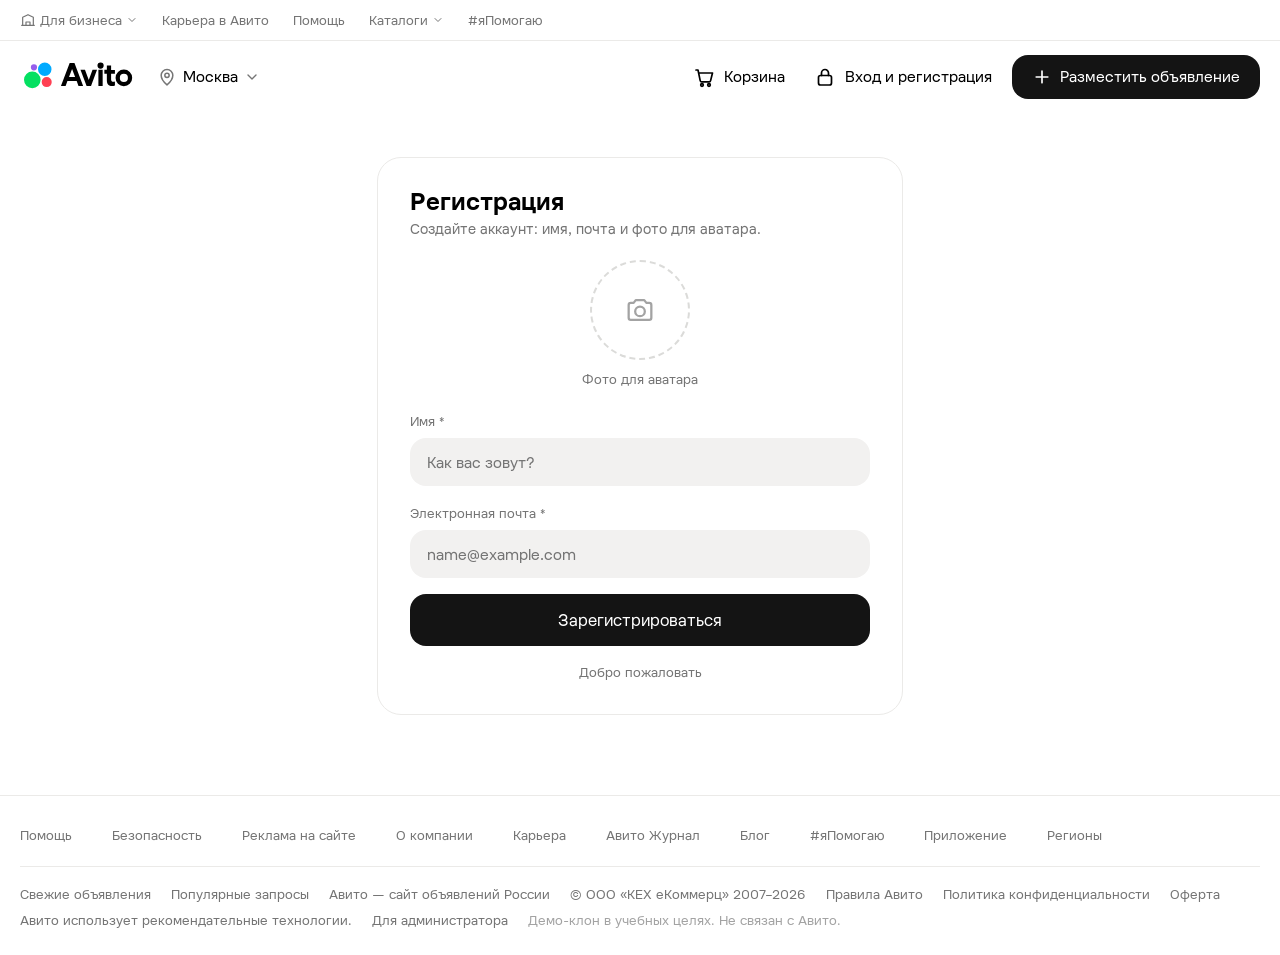
<file: index.html>
<!DOCTYPE html>
<html lang="ru">
<head>
<meta charset="UTF-8">
<meta name="viewport" content="width=device-width, initial-scale=1.0">
<title>Авито | Объявления в России: купить, продать, снять — демо-клон</title>
<meta name="description" content="Демо-доска объявлений в дизайн-системе Авито: авто, недвижимость, работа, электроника и всё для дома.">
<link rel="icon" type="image/svg+xml" href="favicon.svg">
<link rel="stylesheet" href="css/style.css?v=2">
</head>
<body>

<header class="site-header">
  <!-- верхняя служебная строка -->
  <div class="header-utility">
    <div class="container">
      <a href="#" class="opt">
        <svg viewBox="0 0 24 24" fill="none" stroke="currentColor" stroke-width="1.8" stroke-linecap="round" stroke-linejoin="round" aria-hidden="true"><path d="M4 20V8l8-4 8 4v12"/><path d="M2.5 20h19"/><path d="M9 20v-5h6v5"/></svg>
        Для бизнеса
        <svg viewBox="0 0 24 24" fill="none" stroke="currentColor" stroke-width="2" stroke-linecap="round" stroke-linejoin="round" aria-hidden="true" style="width:12px;height:12px"><path d="M6 9l6 6 6-6"/></svg>
      </a>
      <a href="#" class="opt">Карьера в Авито</a>
      <a href="#" class="opt">Помощь</a>
      <a href="#" class="opt">Каталоги
        <svg viewBox="0 0 24 24" fill="none" stroke="currentColor" stroke-width="2" stroke-linecap="round" stroke-linejoin="round" aria-hidden="true" style="width:12px;height:12px"><path d="M6 9l6 6 6-6"/></svg>
      </a>
      <a href="#" class="opt">#яПомогаю</a>
    </div>
  </div>

  <!-- основная строка: логотип, город, поиск, действия -->
  <div class="header-main">
    <div class="container">
      <a class="logo" href="#/" title="Авито — демо-клон" aria-label="На главную">
        <svg class="logo-mark" width="30" height="30" viewBox="0 0 30 30" xmlns="http://www.w3.org/2000/svg" aria-hidden="true">
          <path fill="#04E061" d="M 8.305 26.167 a 8.305 8.305 0 1 0 0 -16.61 a 8.305 8.305 0 0 0 0 16.61 Z"/>
          <path fill="#FF4053" d="M 22.708 25.12 a 5.017 5.017 0 1 0 0 -10.035 a 5.017 5.017 0 0 0 0 10.035 Z"/>
          <path fill="#965EEB" d="M 9.892 8.48 a 3.106 3.106 0 1 0 0 -6.211 a 3.106 3.106 0 0 0 0 6.211 Z"/>
          <path fill="#0AF" d="M 20.757 14.004 a 6.752 6.752 0 1 0 0 -13.504 a 6.752 6.752 0 0 0 0 13.504 Z"/>
        </svg>
        <svg class="logo-word" width="73" height="30" viewBox="0 0 73 30" xmlns="http://www.w3.org/2000/svg" aria-hidden="true">
          <path fill="#000" d="M 9.664 1.08 L 0.927 23.891 H 5.62 l 1.796 -4.767 h 9.27 l 1.804 4.767 h 4.658 L 14.465 1.079 h -4.8 Z m -0.637 13.858 l 3.051 -8.026 l 3.04 8.026 H 9.027 Z M 28.757 18.009 l -3.79 -10.143 h -4.476 l 6.103 16.026 h 4.438 l 5.995 -16.026 H 32.55 l -3.793 10.143 Z M 42.658 7.866 h -4.26 v 16.026 h 4.26 V 7.866 Z M 40.526 6.711 a 3.106 3.106 0 1 0 0 -6.211 a 3.106 3.106 0 0 0 0 6.211 Z M 51.102 3.59 h -4.25 V 7.84 h -2.49 V 11.7 h 2.49 v 6.81 c 0 3.863 2.13 5.524 5.127 5.524 a 7.338 7.338 0 0 0 2.947 -0.576 v -3.97 a 4.755 4.755 0 0 1 -1.588 0.289 c -1.302 0 -2.24 -0.506 -2.24 -2.24 V 11.7 h 3.828 V 7.878 h -3.824 V 3.59 Z M 63.883 7.576 a 8.305 8.305 0 1 0 -0.007 16.61 a 8.305 8.305 0 0 0 0.007 -16.61 Z m 0 12.36 a 4.044 4.044 0 1 1 4.04 -4.044 a 4.036 4.036 0 0 1 -4.04 4.029 v 0.015 Z"/>
        </svg>
      </a>

      <button class="city-btn" type="button" title="Город (демо)">
        <svg viewBox="0 0 24 24" fill="none" stroke="currentColor" stroke-width="1.8" stroke-linecap="round" stroke-linejoin="round" aria-hidden="true"><path d="M12 21.5S5 15.8 5 10a7 7 0 0 1 14 0c0 5.8-7 11.5-7 11.5z"/><circle cx="12" cy="10" r="2.6"/></svg>
        <span class="city-name">Москва</span>
        <svg class="chev" viewBox="0 0 24 24" fill="none" stroke="currentColor" stroke-width="2" stroke-linecap="round" stroke-linejoin="round" aria-hidden="true"><path d="M6 9l6 6 6-6"/></svg>
      </button>

      <div class="header-actions">
        <a class="h-link" href="#" title="Корзина">
          <svg viewBox="0 0 24 24" fill="none" stroke="currentColor" stroke-width="1.7" stroke-linecap="round" stroke-linejoin="round" aria-hidden="true"><path d="M4 5h2l2.2 10.6a1.5 1.5 0 0 0 1.5 1.2h7.4a1.5 1.5 0 0 0 1.5-1.2L20.5 8H7"/><circle cx="10" cy="20" r="1.3"/><circle cx="17" cy="20" r="1.3"/></svg>
          <span class="txt">Корзина</span>
        </a>
        <div class="h-link" id="userWidget" role="button" tabindex="0" title="Вход и регистрация">
          <svg viewBox="0 0 24 24" fill="none" stroke="currentColor" stroke-width="1.7" stroke-linecap="round" stroke-linejoin="round" aria-hidden="true"><rect x="5.5" y="10.5" width="13" height="9.5" rx="2"/><path d="M8.5 10.5V8a3.5 3.5 0 0 1 7 0v2.5"/></svg>
          <span class="txt">Вход и регистрация</span>
        </div>
        <a class="post-btn" href="#/new">
          <svg viewBox="0 0 24 24" fill="none" stroke="currentColor" stroke-width="2" stroke-linecap="round" aria-hidden="true"><path d="M12 5v14M5 12h14"/></svg>
          <span class="txt">Разместить объявление</span>
        </a>
      </div>
    </div>
  </div>
</header>

<main class="container" id="app"></main>

<footer class="site-footer">
  <div class="container">
    <div class="footer-top">
      <a href="#">Помощь</a>
      <a href="#">Безопасность</a>
      <a href="#">Реклама на сайте</a>
      <a href="#">О компании</a>
      <a href="#">Карьера</a>
      <a href="#">Авито Журнал</a>
      <a href="#">Блог</a>
      <a href="#">#яПомогаю</a>
      <a href="#">Приложение</a>
      <a href="#">Регионы</a>
    </div>
    <div class="footer-bottom">
      <a href="#/">Свежие объявления</a>
      <a href="#/">Популярные запросы</a>
      <span>Авито — сайт объявлений России</span>
      <span>© ООО «КЕХ еКоммерц» 2007–2026</span>
      <a href="#">Правила Авито</a>
      <a href="#">Политика конфиденциальности</a>
      <a href="#">Оферта</a>
      <span>Авито использует рекомендательные технологии.</span>
      <a class="admin-link" href="admin.html">Для администратора</a>
      <span class="note">Демо-клон в учебных целях. Не связан с Авито.</span>
    </div>
  </div>
</footer>

<div id="toast" class="toast" hidden></div>

<script src="js/data.js?v=2"></script>
<script src="js/app.js?v=2"></script>
</body>
</html>
</file>
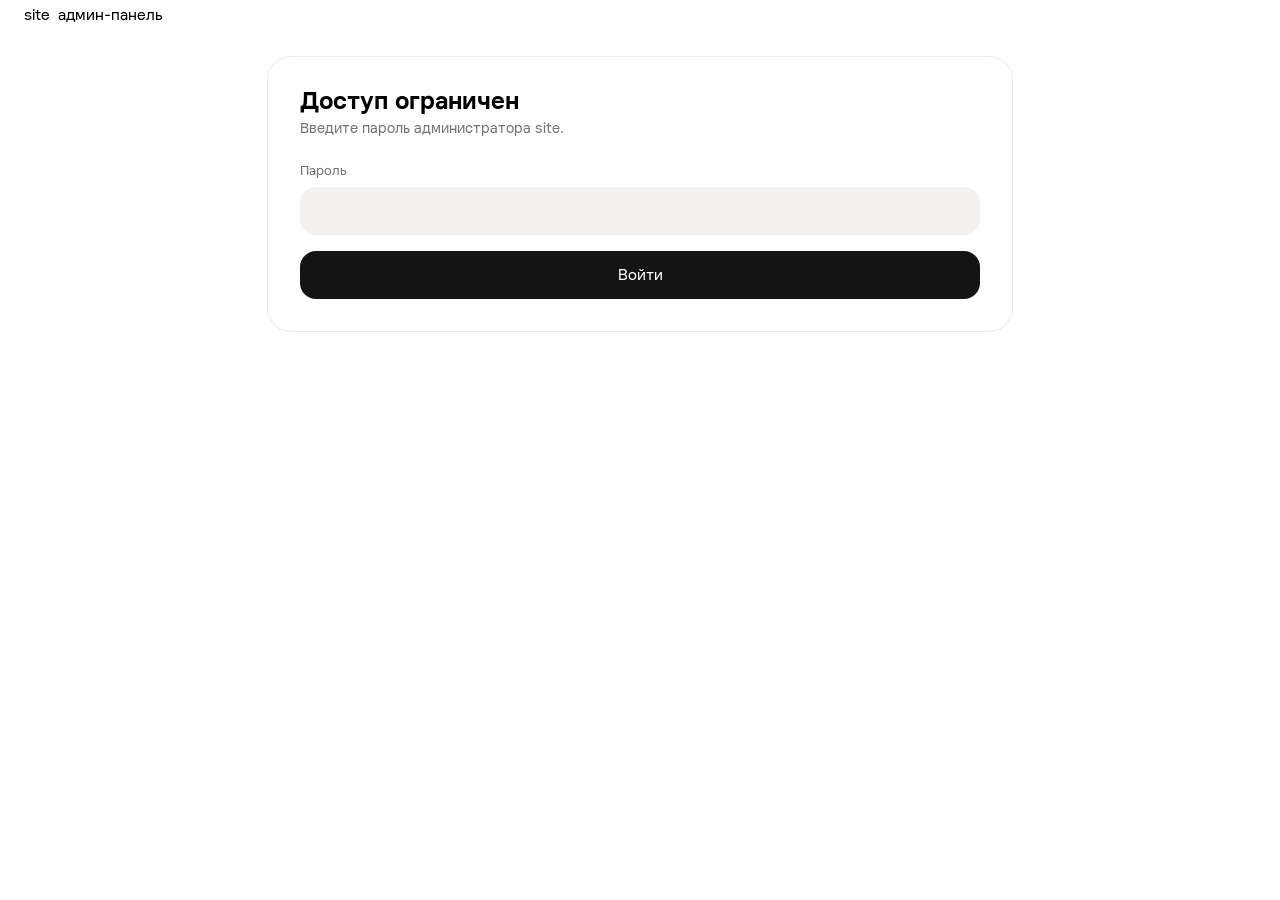
<file: admin.html>
<!DOCTYPE html>
<html lang="ru">
<head>
<meta charset="UTF-8">
<meta name="viewport" content="width=device-width, initial-scale=1.0">
<title>site — админ-панель</title>
<link rel="icon" type="image/svg+xml" href="favicon.svg">
<link rel="stylesheet" href="css/style.css">
<style>
  .admin-wrap { max-width: 1000px; margin: 26px auto; }
  .admin-head { display: flex; justify-content: space-between; align-items: center; gap: 12px; flex-wrap: wrap; margin-bottom: 18px; }
  .admin-head h1 { margin: 0; font-size: 24px; }
  .stats { display: grid; grid-template-columns: repeat(auto-fit, minmax(160px, 1fr)); gap: 12px; margin-bottom: 20px; }
  .stat { border: 1px solid var(--border); border-radius: 12px; padding: 14px 16px; background: #fff; }
  .stat b { display: block; font-size: 24px; }
  .stat span { color: var(--muted); font-size: 13px; }
  table.ads { width: 100%; border-collapse: collapse; background: #fff; border: 1px solid var(--border); border-radius: 12px; overflow: hidden; }
  table.ads th, table.ads td { padding: 10px 12px; border-bottom: 1px solid var(--border); text-align: left; font-size: 14px; vertical-align: middle; }
  table.ads th { background: var(--bg); font-size: 12.5px; text-transform: uppercase; letter-spacing: .4px; color: var(--muted); }
  table.ads tr:last-child td { border-bottom: 0; }
  .thumb { width: 54px; height: 40px; object-fit: cover; border-radius: 6px; background: #e5e7eb; }
  .src { font-size: 11px; padding: 2px 8px; border-radius: 999px; white-space: nowrap; }
  .src-local { background: #e8f0ff; color: #1e5fe0; }
  .src-seed { background: #f3f4f6; color: var(--muted); }
  .act button { border: 1px solid var(--border); background: #fff; border-radius: 7px; padding: 5px 10px; cursor: pointer; font-size: 13px; }
  .act button:hover { border-color: var(--orange); color: var(--orange); }
  .hidden-block { margin-top: 20px; border: 1px dashed #f0b4b4; background: #fff7f7; border-radius: 12px; padding: 14px 16px; }
  .hidden-block h3 { margin: 0 0 8px; color: #c0392b; }
  .hidden-block .h-item { margin: 6px 0; font-size: 14px; }
  .hidden-block button { margin-left: 8px; border: 1px solid var(--border); background: #fff; border-radius: 6px; padding: 3px 10px; cursor: pointer; }
  .data-block { display: flex; gap: 10px; flex-wrap: wrap; margin-top: 20px; }
  .note { margin-top: 18px; color: var(--muted); font-size: 13px; background: var(--bg); border-radius: 10px; padding: 12px 14px; }
</style>
</head>
<body>
<header class="topbar">
  <div class="container topbar-inner">
    <a class="logo" href="index.html">site</a>
    <span class="city">админ-панель</span>
    <div class="top-actions" id="adminActions" style="display:none">
      <a class="btn btn-ghost" href="index.html">← На сайт</a>
      <button class="btn btn-primary" id="logoutBtn" type="button">Выйти</button>
    </div>
  </div>
</header>

<div class="container admin-wrap">
  <div id="loginBox" class="form-card">
    <h1>Доступ ограничен</h1>
    <p class="sub">Введите пароль администратора site.</p>
    <form id="loginForm">
      <div class="field"><label>Пароль</label><input type="password" id="passInput" autocomplete="current-password" required></div>
      <button class="btn btn-primary" type="submit" style="width:100%;height:48px">Войти</button>
      <p id="loginErr" style="color:#c0392b;display:none">Неверный пароль</p>
    </form>
  </div>

  <div id="panelBox" style="display:none">
    <div class="admin-head">
      <h1>Управление сайтом</h1>
    </div>
    <div class="stats" id="stats"></div>
    <table class="ads">
      <thead><tr><th></th><th>Объявление</th><th>Категория</th><th>Цена</th><th>Город</th><th>Источник</th><th></th></tr></thead>
      <tbody id="adsBody"></tbody>
    </table>
    <div class="hidden-block" id="hiddenBlock" style="display:none">
      <h3>Скрытые объявления</h3>
      <div id="hiddenList"></div>
    </div>
    <div class="data-block">
      <button class="btn btn-ghost" id="exportBtn" type="button">⬇ Скачать JSON (все данные)</button>
      <label class="btn btn-ghost" style="cursor:pointer">⬆ Импорт JSON<input type="file" id="importFile" accept="application/json" style="display:none"></label>
      <button class="btn btn-ghost" id="resetBtn" type="button" style="color:#c0392b;border-color:#f0b4b4">Сбросить локальные данные</button>
    </div>
    <div class="note">
      Демо-режим: пароль проверяется в браузере, объявления, добавленные с формы «Подать объявление»,
      хранятся в localStorage каждого посетителя (на сервер не пишутся — статический хостинг).
      Сменить пароль: открыть js/admin.js и заменить SHA-256 константу PASS_HASH.
    </div>
  </div>
</div>

<script src="js/data.js"></script>
<script src="js/admin.js"></script>
</body>
</html>
</file>
<file: css/style.css>
/* ============================================================
   Авито-клон: дизайн-система
   Токены и шрифт — из реального Авито (bootstrap-desktop.css,
   светлая тема, @font-face avito-sans = "Primary Sans")
   ============================================================ */

@font-face {
  font-family: "Primary Sans";
  src: url("../fonts/avito-sans/regular.woff2") format("woff2");
  font-weight: 400;
  font-style: normal;
  font-display: swap;
}
@font-face {
  font-family: "Primary Sans";
  src: url("../fonts/avito-sans/bold.woff2") format("woff2");
  font-weight: 700;
  font-style: normal;
  font-display: swap;
}

:root {
  /* --- палитра (реальные токены Авито) --- */
  --palette-black: #000;
  --palette-black12: rgba(0,0,0,.12);
  --palette-black16: rgba(0,0,0,.16);
  --palette-black20: rgba(0,0,0,.2);
  --palette-black32: rgba(0,0,0,.32);
  --palette-black64: rgba(0,0,0,.64);
  --palette-gray4: #f5f5f5;
  --palette-gray8: #ebebeb;
  --palette-gray36: #a3a3a3;
  --palette-gray54: #757575;
  --palette-gray60: #666;
  --palette-gray76: #3d3d3d;
  --palette-gray92: #141414;
  --palette-blue500: #0af;
  --palette-blue700: #008aed;
  --palette-blue900: #0073e5;
  --palette-yellow400: #ffd950;
  --palette-yellow500: #ffcf24;
  --palette-orange500: #ffb021;
  --palette-red500: #ff4053;
  --palette-green700: #00b253;
  --palette-white: #fff;

  /* --- семантика светлой темы --- */
  --bg-page: #fff;
  --bg-control: #f2f1f0;
  --bg-control-hover: #ebeae8;
  --bg-control-pressed: #dbdbd9;
  --border-default: #ebeae8;
  --border-hover: #dbdbd9;
  --text-primary: #000;
  --text-secondary: #757575;
  --text-disabled: #a3a3a3;
  --text-link: #0071b8;
  --link-hover: #3d3d3d;
  --btn-primary-bg: #141414;
  --btn-primary-hover: #1f1f1f;
  --btn-primary-text: #fff;
  --btn-secondary-bg: #f2f1f0;
  --btn-secondary-hover: #ebeae8;
  --accent: #0af;
  --price-highlight: #ffd950;
  --error: #ff4053;
  --success: #00b253;
  --star: #fcc600;

  /* --- типографика --- */
  --font-family: "Primary Sans", Manrope, Arial, "Helvetica Neue", Helvetica, "Arial Rub", sans-serif;
  --fs-xs: 11px; --fs-s: 13px; --fs-ms: 14px; --fs-m: 15px; --fs-xl: 21px; --fs-xxl: 24px; --fs-xxxl: 26px;
  --lh-s: 18px; --lh-m: 22px; --lh-xl: 26px;

  /* --- отступы / радиусы --- */
  --gap-4: 4px; --gap-8: 8px; --gap-12: 12px; --gap-16: 16px; --gap-20: 20px; --gap-24: 24px; --gap-32: 32px;
  --r-12: 12px; --r-16: 16px; --r-20: 20px; --r-24: 24px;

  /* --- legacy (админка) --- */
  --bg: #f2f1f0;
  --border: #ebeae8;
  --muted: #757575;
  --orange: #141414;

  color-scheme: light;
}

/* ============================ reset ============================ */
body, div, span, object, iframe, h1, h2, h3, h4, h5, h6, p, blockquote, pre,
a, address, big, cite, code, del, dfn, em, img, ins, kbd, q, s, samp, small,
strike, strong, sub, sup, tt, var, b, i, center, dl, dt, dd, ol, ul, li,
fieldset, form, label, legend, table, caption, tbody, tfoot, thead, tr, th, td,
embed, figure, figcaption {
  margin: 0; padding: 0; border: 0; font-size: 100%; font: inherit;
  vertical-align: baseline;
}
ol, ul { list-style: none; }
table { border-collapse: collapse; border-spacing: 0; }
body { -webkit-text-size-adjust: 100%; }
a { text-decoration: none; color: inherit; }
button, input, select, textarea { font: inherit; color: inherit; }
button { cursor: pointer; background: none; border: none; }
img { display: block; max-width: 100%; }
:focus-visible { outline: 2px solid var(--accent); outline-offset: 1px; }

/* ============================ base ============================ */
html { -webkit-tap-highlight-color: transparent; }
body {
  font-family: var(--font-family);
  font-size: var(--fs-m);
  line-height: var(--lh-m);
  color: var(--text-primary);
  background: var(--bg-page);
  min-height: 100vh;
  overflow-x: hidden;
}
.container { max-width: 1560px; margin: 0 auto; padding: 0 20px; }
.visually-hidden {
  position: absolute; width: 1px; height: 1px; overflow: hidden;
  clip: rect(0 0 0 0); white-space: nowrap;
}

/* ============================ header ============================ */
.site-header { background: var(--bg-page); }

.header-utility { border-bottom: 1px solid var(--border-default); }
.header-utility .container {
  display: flex; align-items: center; gap: 24px; height: 40px;
  font-size: var(--fs-s); color: var(--text-secondary);
}
.header-utility a { color: var(--text-secondary); display: inline-flex; align-items: center; gap: 4px; white-space: nowrap; }
.header-utility a:hover { color: var(--text-primary); }
.header-utility svg { width: 16px; height: 16px; }
.header-utility .spacer { margin-left: auto; }

.header-main { border-bottom: 0; }
.header-main .container {
  display: flex; align-items: center; gap: 8px; padding-top: 14px; padding-bottom: 14px;
}

.logo { display: inline-flex; align-items: center; flex: 0 0 auto; padding: 4px; border-radius: 12px; }
.logo svg { display: block; }
.logo .logo-mark { width: 30px; height: 30px; }
.logo .logo-word { width: 73px; height: 30px; margin-left: 6px; }

.city-btn {
  display: inline-flex; align-items: center; gap: 6px; flex: 0 0 auto;
  padding: 8px 12px; border-radius: 16px; font-size: var(--fs-m);
  color: var(--text-primary); white-space: nowrap;
}
.city-btn:hover { background: var(--bg-control); }
.city-btn svg { width: 20px; height: 20px; color: var(--text-secondary); }
.city-btn .chev { width: 16px; height: 16px; color: var(--text-secondary); }

/* --- правые действия --- */
.header-actions { display: flex; align-items: center; gap: 4px; margin-left: auto; flex: 0 0 auto; }
.h-link {
  display: inline-flex; align-items: center; gap: 8px;
  padding: 8px 12px; border-radius: 16px;
  font-size: var(--fs-m); color: var(--text-primary); white-space: nowrap;
}
.h-link:hover { background: var(--bg-control); }
.h-link svg { width: 24px; height: 24px; flex: 0 0 auto; }
.h-link .txt { display: inline; }
.post-btn {
  display: inline-flex; align-items: center; gap: 8px;
  height: 44px; padding: 0 20px; border-radius: 16px; margin-left: 4px;
  background: var(--btn-primary-bg); color: var(--btn-primary-text);
  font-size: var(--fs-m); white-space: nowrap;
}
.post-btn:hover { background: var(--btn-primary-hover); }
.post-btn svg { width: 20px; height: 20px; }

/* ============================ кнопки ============================ */
.btn {
  display: inline-flex; align-items: center; justify-content: center; gap: 8px;
  height: 44px; padding: 0 20px; border-radius: 16px;
  font-size: var(--fs-m); text-decoration: none; border: 1px solid transparent;
}
.btn:disabled { opacity: .5; cursor: default; }
.btn-primary { background: var(--btn-primary-bg); color: var(--btn-primary-text); }
.btn-primary:hover:not(:disabled) { background: var(--btn-primary-hover); }
.btn-ghost { background: var(--btn-secondary-bg); color: var(--text-primary); }
.btn-ghost:hover:not(:disabled) { background: var(--btn-secondary-hover); }
.btn-blue { background: var(--accent); color: #fff; }
.btn-blue:hover:not(:disabled) { background: #009cf0; }

/* ============================ лента ============================ */
main.container#app { padding-top: 20px; padding-bottom: 56px; min-height: 60vh; }
.feed-head { display: flex; align-items: baseline; gap: 16px; flex-wrap: wrap; margin-bottom: 16px; }
.feed-head h1 { font-size: var(--fs-xxxl); font-weight: 700; line-height: 36px; }
.feed-count { color: var(--text-secondary); font-size: var(--fs-m); }

.filters {
  display: flex; align-items: center; gap: 12px; flex-wrap: wrap;
  margin-bottom: 20px; font-size: var(--fs-ms); color: var(--text-secondary);
}
.filters label { display: inline-flex; align-items: center; gap: 8px; }
.filters input, .filters select {
  height: 36px; padding: 0 12px; border-radius: 12px;
  background: var(--bg-control); border: 1px solid transparent;
  font-size: var(--fs-ms); outline: none; color: var(--text-primary);
}
.filters input { width: 104px; }
.filters input:focus, .filters select:focus { border-color: var(--btn-primary-bg); background: #fff; }
.filters .reset-link { color: var(--text-primary); text-decoration: underline; cursor: pointer; }
.filters .reset-link:hover { color: var(--link-hover); }

.grid { display: grid; grid-template-columns: repeat(6, minmax(0, 1fr)); gap: 8px; }
@media (max-width: 1360px) { .grid { grid-template-columns: repeat(5, minmax(0, 1fr)); } }
@media (max-width: 1100px) { .grid { grid-template-columns: repeat(4, minmax(0, 1fr)); } }
@media (max-width: 860px)  { .grid { grid-template-columns: repeat(3, minmax(0, 1fr)); } }
@media (max-width: 600px)  { .grid { grid-template-columns: repeat(2, minmax(0, 1fr)); } }

/* --- карточка объявления (как в Авито) --- */
.ad-card {
  display: block; background: #fff; border-radius: var(--r-24);
  padding: 8px 8px 14px; color: var(--text-primary);
  transition: background-color .15s ease;
}
.ad-card:hover { background: var(--bg-control); }
.ad-card-photo {
  position: relative; border-radius: 16px; overflow: hidden;
  aspect-ratio: 4 / 3; background: var(--bg-control-hover);
}
.ad-card-photo img { width: 100%; height: 100%; object-fit: cover; display: block; }
.ad-card-title {
  margin-top: 10px; padding: 0 6px;
  font-size: var(--fs-m); line-height: 20px; min-height: 40px;
  display: -webkit-box; -webkit-line-clamp: 2; -webkit-box-orient: vertical; overflow: hidden;
}
.ad-card-price { margin-top: 6px; padding: 0 6px; font-size: var(--fs-xl); font-weight: 700; line-height: var(--lh-xl); white-space: nowrap; overflow: hidden; text-overflow: ellipsis; }
.ad-card-meta { margin-top: 4px; padding: 0 6px; font-size: var(--fs-s); color: var(--text-secondary); white-space: nowrap; overflow: hidden; text-overflow: ellipsis; }
.ad-card-meta .dot { margin: 0 6px; color: var(--text-disabled); }

/* ============================ страница объявления ============================ */
.ad-page { display: grid; grid-template-columns: minmax(0, 1.6fr) minmax(320px, 1fr); gap: 32px; align-items: start; }
@media (max-width: 1000px) { .ad-page { grid-template-columns: 1fr; } }
.ad-photo { border-radius: var(--r-24); overflow: hidden; aspect-ratio: 4 / 3; background: var(--bg-control-hover); }
.ad-photo img { width: 100%; height: 100%; object-fit: cover; }
.ad-desc { margin-top: 24px; }
.ad-desc h3 { font-size: var(--fs-xxl); font-weight: 700; margin-bottom: 12px; }
.ad-desc p { font-size: var(--fs-m); line-height: var(--lh-xl); color: var(--text-primary); white-space: pre-line; }

.ad-side { display: flex; flex-direction: column; }
.badge {
  display: inline-block; background: var(--bg-control); color: var(--text-primary);
  font-size: var(--fs-s); line-height: 18px; padding: 4px 12px; border-radius: 999px;
  width: fit-content;
}
.ad-side h1 { margin-top: 12px; font-size: var(--fs-xxxl); font-weight: 700; line-height: 36px; }
.ad-price { margin-top: 8px; font-size: var(--fs-xxxl); font-weight: 700; line-height: 36px; }
.phone-btn { margin-top: 16px; height: 52px; font-size: var(--fs-ms); width: 100%; }
.phone-reveal {
  display: none; margin-top: 12px; text-align: center;
  font-size: var(--fs-xl); font-weight: 700;
}
.ad-meta { margin-top: 20px; display: flex; flex-direction: column; gap: 8px; font-size: var(--fs-ms); color: var(--text-secondary); }
.seller {
  margin-top: 20px; padding: 16px; background: var(--bg-control);
  border-radius: 20px; display: flex; gap: 12px; align-items: center;
}
.seller .avatar {
  width: 48px; height: 48px; border-radius: 50%; flex: 0 0 auto;
  background: var(--bg-control-pressed); color: var(--text-secondary);
  display: flex; align-items: center; justify-content: center;
  font-size: var(--fs-xl); font-weight: 700;
}
.seller .name { font-weight: 700; font-size: var(--fs-m); }
.seller .sub { font-size: var(--fs-s); color: var(--text-secondary); margin-top: 2px; }
.seller .stars { color: var(--star); font-weight: 700; }

.section-title { font-size: var(--fs-xxl); font-weight: 700; margin: 40px 0 16px; }

/* ============================ формы ============================ */
.form-card {
  max-width: 680px; margin: 0 auto; background: #fff;
  border: 1px solid var(--border-default); border-radius: 24px; padding: 32px;
}
.form-card h1 { font-size: var(--fs-xxl); font-weight: 700; }
.form-card .sub { color: var(--text-secondary); font-size: var(--fs-ms); margin: 6px 0 20px; }
.field { margin-bottom: 16px; }
.field label { display: block; font-size: var(--fs-s); color: var(--text-secondary); margin-bottom: 6px; }
.field input, .field select, .field textarea {
  width: 100%; height: 48px; padding: 0 16px; border-radius: 16px;
  background: var(--bg-control); border: 1px solid transparent;
  font-size: var(--fs-m); outline: none; box-sizing: border-box; color: var(--text-primary);
}
.field textarea { height: auto; min-height: 96px; padding: 12px 16px; resize: vertical; }
.field input:focus, .field select:focus, .field textarea:focus { border-color: var(--btn-primary-bg); background: #fff; }
.row2 { display: grid; grid-template-columns: 1fr 1fr; gap: 16px; }
@media (max-width: 560px) { .row2 { grid-template-columns: 1fr; } }

/* ============================ пустые состояния ============================ */
.empty { text-align: center; color: var(--text-secondary); padding: 80px 20px; font-size: var(--fs-m); }
.empty .big { font-size: 48px; margin-bottom: 12px; }
.empty a { color: var(--text-primary); text-decoration: underline; }
.empty p { margin-top: 8px; }

/* ============================ футер ============================ */
.site-footer { background: #fff; border-top: 1px solid var(--border-default); margin-top: 24px; }
.site-footer .container { padding-top: 28px; padding-bottom: 24px; }
.footer-top { display: flex; flex-wrap: wrap; gap: 16px 40px; font-size: var(--fs-s); }
.footer-top a { color: var(--text-secondary); display: inline-flex; align-items: center; gap: 4px; }
.footer-top a:hover { color: var(--text-primary); }
.footer-top svg { width: 16px; height: 16px; }
.footer-regions { display: flex; flex-wrap: wrap; gap: 4px 16px; }
.footer-bottom {
  margin-top: 20px; padding-top: 16px; border-top: 1px solid var(--border-default);
  font-size: var(--fs-s); line-height: 22px; color: var(--text-secondary);
  display: flex; flex-wrap: wrap; gap: 4px 20px; align-items: baseline;
}
.footer-bottom a { color: var(--text-secondary); }
.footer-bottom a:hover { color: var(--text-primary); text-decoration: underline; }
.footer-bottom .note { color: var(--text-disabled); }
.admin-link { color: var(--text-disabled); }

/* ============================ аккаунт: регистрация / вход ============================ */
.user-widget { position: relative; }
.avatar-circle {
  border-radius: 50%; background: var(--bg-control); overflow: hidden;
  display: flex; align-items: center; justify-content: center; flex: 0 0 auto;
}
.avatar-circle img { width: 100%; height: 100%; object-fit: cover; display: block; }
.avatar-circle.av-init { color: var(--text-secondary); font-weight: 700; font-size: 22px; }
.user-widget .avatar-circle { width: 32px; height: 32px; }
.user-name { max-width: 150px; overflow: hidden; text-overflow: ellipsis; white-space: nowrap; }
.user-menu {
  display: none; position: absolute; top: calc(100% + 8px); right: 0; z-index: 70;
  min-width: 190px; background: #fff; border: 1px solid var(--border-default);
  border-radius: 16px; box-shadow: 0 8px 24px rgba(0,0,0,.12); padding: 6px;
}
.user-menu.open { display: block; }
.user-menu .menu-item { display: block; padding: 10px 14px; border-radius: 10px; font-size: var(--fs-m); color: var(--text-primary); }
.user-menu .menu-item:hover { background: var(--bg-control); }

.auth-card { max-width: 460px; margin-top: 24px; }
.auth-avatar-big { display: flex; justify-content: center; margin-bottom: 16px; }
.auth-avatar-big .avatar-circle { width: 96px; height: 96px; }
.auth-avatar-big .avatar-circle.av-init { font-size: 40px; }
.avatar-pick { display: flex; flex-direction: column; align-items: center; gap: 8px; margin-bottom: 20px; cursor: pointer; }
.avatar-pick .avatar-circle { width: 96px; height: 96px; border: 2px dashed var(--border-hover); background: transparent; }
.avatar-pick .avatar-circle img { width: 100%; height: 100%; object-fit: cover; }
.avatar-pick.has-photo .avatar-circle { border: 2px solid transparent; background: var(--bg-control); }
.avatar-hint { font-size: var(--fs-s); color: var(--text-secondary); }
.auth-note { margin-top: 16px; font-size: var(--fs-s); color: var(--text-secondary); text-align: center; line-height: 20px; }
.auth-note a { color: var(--text-primary); text-decoration: underline; }

/* ============================ toast ============================ */
.toast {
  position: fixed; left: 50%; bottom: 32px; transform: translateX(-50%);
  background: var(--btn-primary-bg); color: #fff;
  padding: 14px 24px; border-radius: 16px; font-size: var(--fs-m);
  z-index: 100; box-shadow: 0 8px 24px rgba(0,0,0,.24);
}

/* ============================ адаптив шапки ============================ */
@media (max-width: 1200px) {
  .h-link .txt { display: none; }
  .h-link { padding: 8px; }
  .h-link svg { width: 28px; height: 28px; }
}
@media (max-width: 1024px) {
  .header-utility .container { gap: 16px; }
  .header-utility a.opt { display: none; }
  .city-btn .chev { display: none; }
}
@media (max-width: 860px) {
  .logo .logo-word { display: none; }
  .post-btn .txt { display: none; }
  .post-btn { padding: 0 14px; }
}
@media (max-width: 600px) {
  .city-btn .city-name { display: none; }
  .header-main .container { gap: 4px; }
}
</file>
